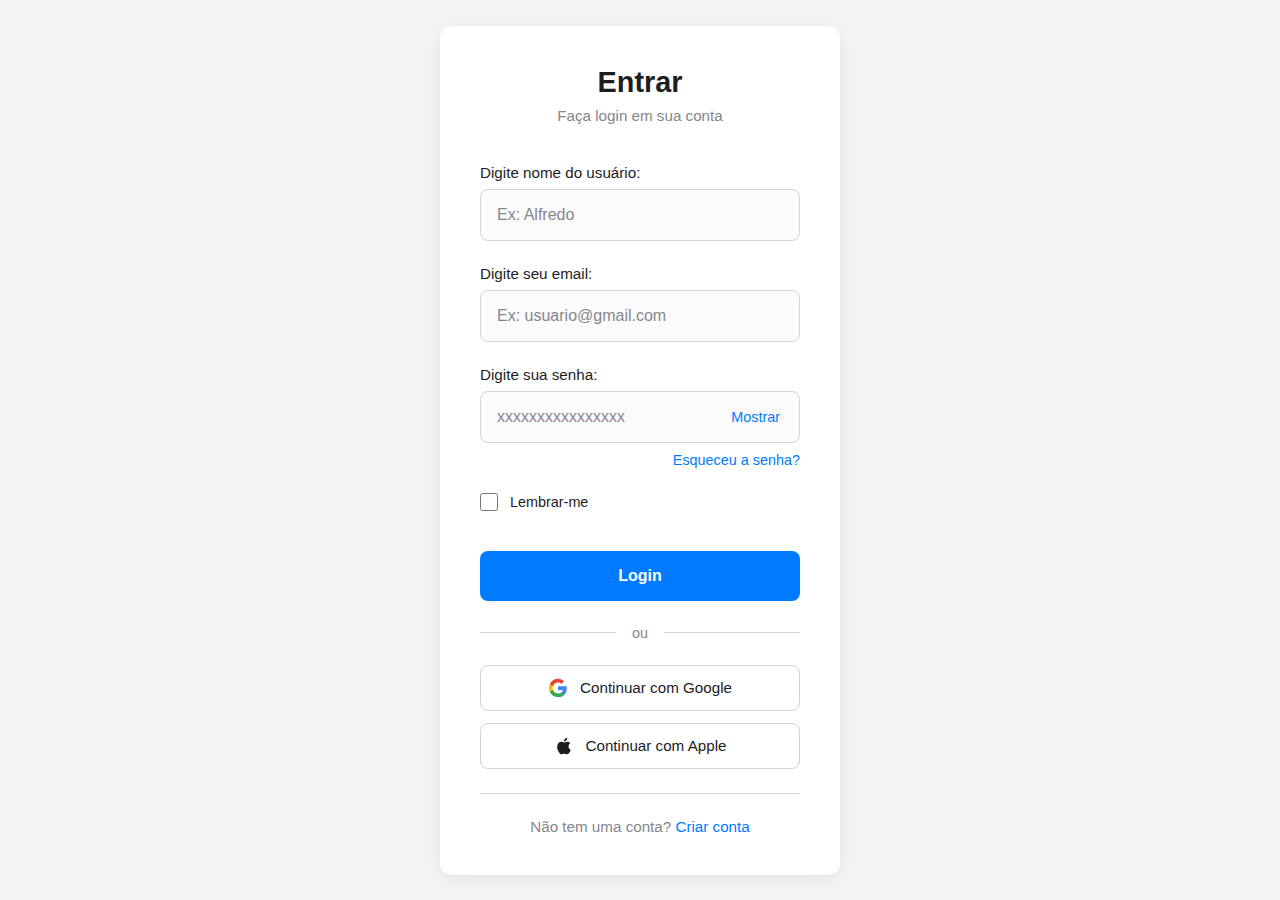
<file: index.html>
<!DOCTYPE html>
<html lang="pt-br">
<head>
    <meta charset="UTF-8">
    <meta name="viewport" content="width=device-width, initial-scale=1.0">
    <title>Login</title>
    <link rel="stylesheet" href="styles/login.css">
</head>
<body>
    <div class="container">
        <div class="form-header">
            <h1>Entrar</h1>
            <p>Faça login em sua conta</p>
        </div>

        <main>
            <form id="loginForm">
                <div id="errorMessage" class="error-message"></div>
                <div id="successMessage" class="success-message"></div>

                <section class="form-login">
                    <div class="input-group">
                        <label for="nomeUsuario">Digite nome do usuário:</label>
                        <input 
                            type="text" 
                            name="nomeUsuario" 
                            id="nomeUsuario" 
                            placeholder="Ex: Alfredo"
                            required>
                    </div>

                    <div class="input-group">
                        <label for="usuarioEmail">Digite seu email:</label>
                        <input 
                            type="email" 
                            name="usuarioEmail" 
                            id="usuarioEmail" 
                            placeholder="Ex: usuario@gmail.com"
                            required>
                    </div>

                    <div class="input-group">
                        <label for="usuarioPassword">Digite sua senha:</label>
                        <div class="password-container">
                            <input 
                                type="password" 
                                name="usuarioPassword" 
                                id="usuarioPassword" 
                                placeholder="xxxxxxxxxxxxxxxx"
                                required>
                            <button type="button" class="show-password" id="showPassword">
                                Mostrar
                            </button>
                        </div>
                        <div class="forgot-password">
                            <a href="#" id="forgotPasswordLink">Esqueceu a senha?</a>
                        </div>
                    </div>

                    <div class="remember-me">
                        <input type="checkbox" id="rememberMe" name="rememberMe">
                        <label for="rememberMe">Lembrar-me</label>
                    </div>

                    <button type="submit" id="botaoLogin" class="botao-login">
                        Login
                    </button>
                </section>
            </form>

            <div class="divider">
                <span>ou</span>
            </div>

            <div class="social-login">
                <a href="#" class="social-button" id="googleLogin">
                    <svg width="20" height="20" viewBox="0 0 24 24">
                        <path fill="#4285F4" d="M22.56 12.25c0-.78-.07-1.53-.2-2.25H12v4.26h5.92c-.26 1.37-1.04 2.53-2.21 3.31v2.77h3.57c2.08-1.92 3.28-4.74 3.28-8.09z"/>
                        <path fill="#34A853" d="M12 23c2.97 0 5.46-.98 7.28-2.66l-3.57-2.77c-.98.66-2.23 1.06-3.71 1.06-2.86 0-5.29-1.93-6.16-4.53H2.18v2.84C3.99 20.53 7.7 23 12 23z"/>
                        <path fill="#FBBC05" d="M5.84 14.09c-.22-.66-.35-1.36-.35-2.09s.13-1.43.35-2.09V7.07H2.18C1.43 8.55 1 10.22 1 12s.43 3.45 1.18 4.93l2.85-2.22.81-.62z"/>
                        <path fill="#EA4335" d="M12 5.38c1.62 0 3.06.56 4.21 1.64l3.15-3.15C17.45 2.09 14.97 1 12 1 7.7 1 3.99 3.47 2.18 7.07l3.66 2.84c.87-2.6 3.3-4.53 6.16-4.53z"/>
                    </svg>
                    Continuar com Google
                </a>
                
                <a href="#" class="social-button" id="appleLogin">
                    <svg width="20" height="20" viewBox="0 0 24 24" fill="currentColor">
                        <path d="M18.71 19.5c-.83 1.24-1.71 2.45-3.05 2.47-1.34.03-1.77-.79-3.29-.79-1.53 0-2 .77-3.27.82-1.31.05-2.3-1.32-3.14-2.53C4.25 17 2.94 12.45 4.7 9.39c.87-1.52 2.43-2.48 4.12-2.51 1.28-.02 2.5.87 3.29.87.78 0 2.26-1.07 3.81-.91.65.03 2.47.26 3.64 1.98-.09.06-2.17 1.28-2.15 3.81.03 3.02 2.65 4.03 2.68 4.04-.03.07-.42 1.44-1.38 2.83M13 3.5c.73-.83 1.94-1.46 2.94-1.5.13 1.17-.34 2.35-1.04 3.19-.69.85-1.83 1.51-2.95 1.42-.15-1.15.41-2.35 1.05-3.11z"/>
                    </svg>
                    Continuar com Apple
                </a>
            </div>
        </main>

        <div class="register-link">
            <p>Não tem uma conta? <a href="registro.html" id="registerLink">Criar conta</a></p>
        </div>
    </div>

    <script src="js/userAuth.js"></script>
</body>
</html>
</file>
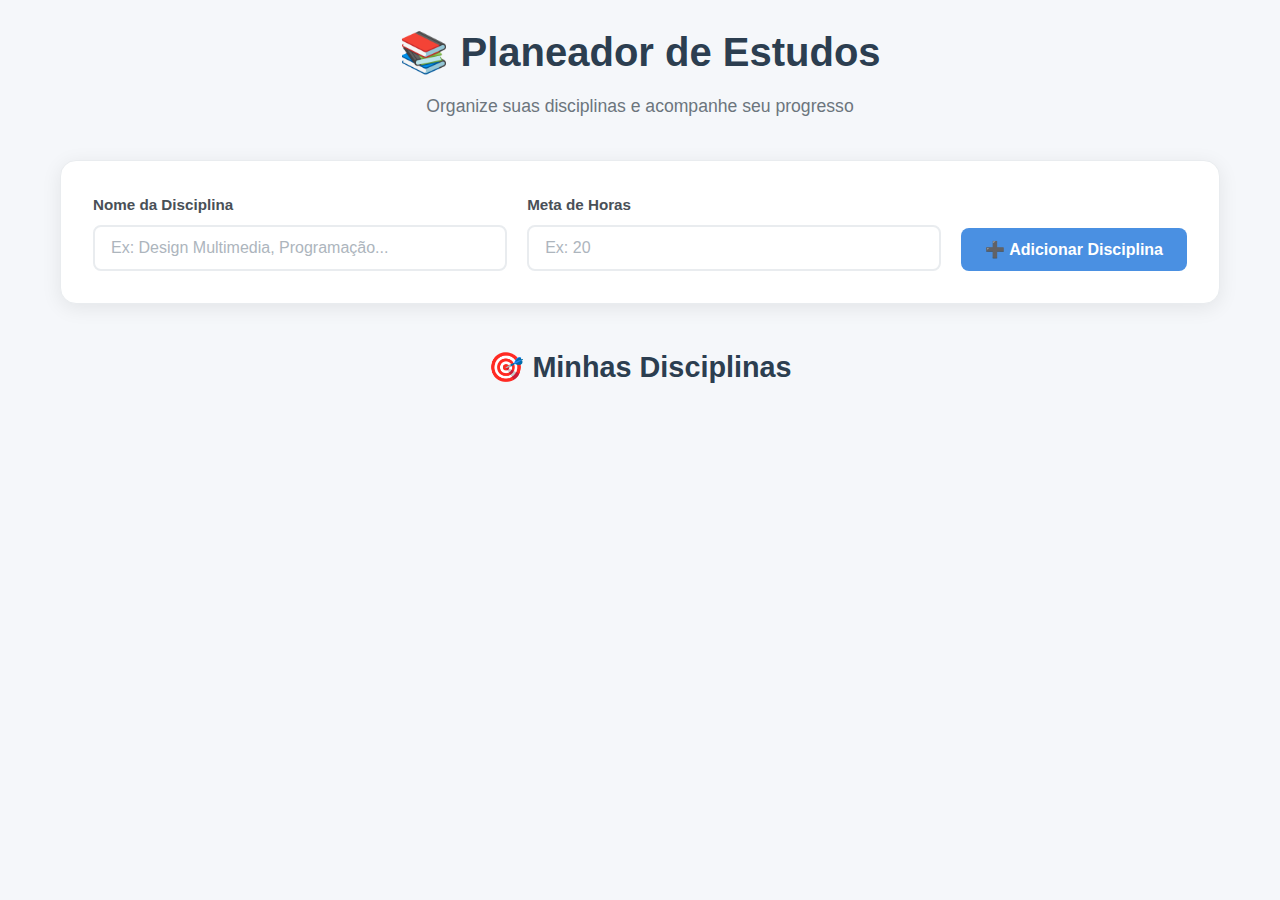
<file: main.html>
<!DOCTYPE html>
<html lang="pt">
<head>
    <meta charset="UTF-8">
    <meta name="viewport" content="width=device-width, initial-scale=1.0">
    <title>Study planner</title>
    <link rel="stylesheet" href="/styles/style.css">
    <link rel="shortcut icon" href="imagens/studying.png" type="image/x-icon">
</head>
<body>
      <div class="container">
        <header>
            <h1>📚 Planeador de Estudos</h1>
            <p>Organize suas disciplinas e acompanhe seu progresso</p>
        </header>

        <main>
            <section class="form-section">
                <form>
                    <fieldset class="form-group">
                        <legend class="visually-hidden">Adicionar Nova Disciplina</legend>
                        
                        <div class="input-container">
                            <label for="disciplinaNome">Nome da Disciplina</label>
                            <input 
                                type="text" 
                                id="disciplinaNome" 
                                name="disciplinaNome"
                                placeholder="Ex: Design Multimedia, Programação..."
                                required
                                aria-describedby="disciplina-help">
                            <small id="disciplina-help" class="visually-hidden">Digite o nome da disciplina que você deseja estudar</small>
                        </div>
                        
                        <div class="input-container">
                            <label for="horas">Meta de Horas</label>
                            <input 
                                type="number" 
                                id="horas" 
                                name="horas"
                                placeholder="Ex: 20" 
                                min="1" 
                                max="1000"
                                required
                                aria-describedby="horas-help">
                            <small id="horas-help" class="visually-hidden">Defina quantas horas pretende estudar esta disciplina</small>
                        </div>
                        
                        <button type="submit" id="adicionar-btn" aria-describedby="adicionar-help">
                            ➕ Adicionar Disciplina
                        </button>
                        <small id="adicionar-help" class="visually-hidden">Clique para adicionar a disciplina à sua lista</small>
                    </fieldset>
                </form>
            </section>

            <section class="lista-section" aria-labelledby="disciplinas-title">
                <h2 id="disciplinas-title" class="section-title">🎯 Minhas Disciplinas</h2>
                <ul id="listaDisciplina" role="list" aria-live="polite" aria-label="Lista de disciplinas em estudo">
                    <!-- As disciplinas aparecerão aqui dinamicamente -->
                </ul>
            </section>
        </main>
    </div>

    <script type="module" src="./js/main.js"></script>
    <script type="module" src="./js/data.js"></script>
    <script type="module" src="./js/utils.js"></script>
    <script type="module" src="./js/dom.js"></script>
</body>
</html>
</file>
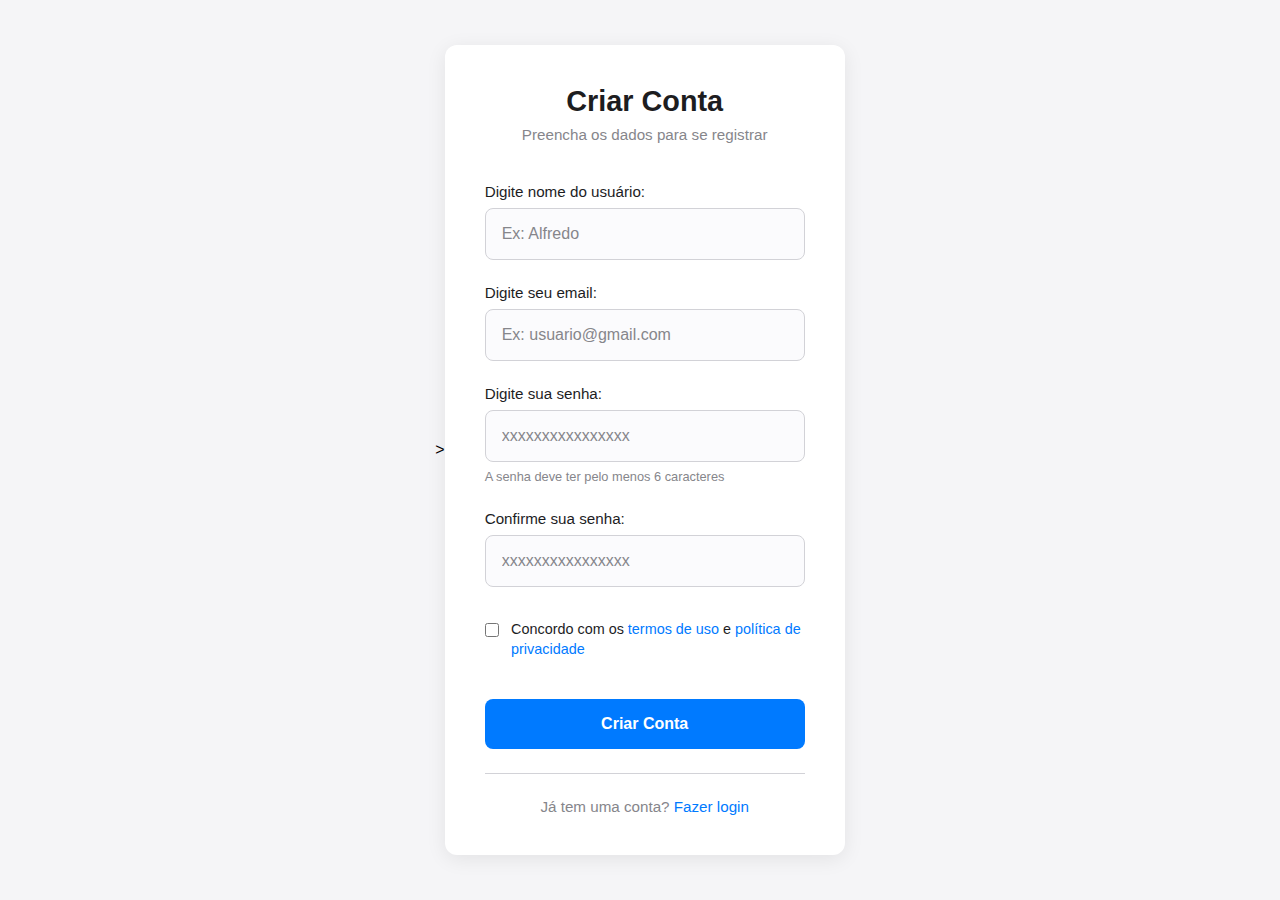
<file: registro.html>
<!DOCTYPE html>
<html lang="pt">
<head>
    <meta charset="UTF-8">
    <meta name="viewport" content="width=device-width, initial-scale=1.0">
    <title>Registro</title>
    <link rel="stylesheet" href="styles/registro.css">>
</head>
<body>
    <div class="container">
        <div class="form-header">
            <h1>Criar Conta</h1>
            <p>Preencha os dados para se registrar</p>
        </div>

        <main>
            <form id="registerForm">
                <div id="errorMessage" class="error-message"></div>
                <div id="successMessage" class="success-message"></div>

                <section class="form-registro">
                    <div class="input-group">
                        <label for="nomeUsuario">Digite nome do usuário:</label>
                        <input 
                            type="text" 
                            name="nomeUsuario" 
                            id="nomeUsuario" 
                            placeholder="Ex: Alfredo"
                            required>
                    </div>

                    <div class="input-group">
                        <label for="usuarioEmail">Digite seu email:</label>
                        <input 
                            type="email" 
                            name="usuarioEmail" 
                            id="usuarioEmail" 
                            placeholder="Ex: usuario@gmail.com"
                            required>
                    </div>

                    <div class="input-group">
                        <label for="usuarioPassword">Digite sua senha:</label>
                        <input 
                            type="password" 
                            name="usuarioPassword" 
                            id="usuarioPassword" 
                            placeholder="xxxxxxxxxxxxxxxx"
                            required>
                        <div class="password-requirements">
                            A senha deve ter pelo menos 6 caracteres
                        </div>
                    </div>

                    <div class="input-group">
                        <label for="confirmPassword">Confirme sua senha:</label>
                        <input 
                            type="password" 
                            name="confirmPassword" 
                            id="confirmPassword" 
                            placeholder="xxxxxxxxxxxxxxxx"
                            required>
                    </div>

                    <div class="checkbox-group">
                        <input type="checkbox" id="termsAccept" name="termsAccept" required>
                        <label for="termsAccept">
                            Concordo com os <a href="#" target="_blank">termos de uso</a> e <a href="#" target="_blank">política de privacidade</a>
                        </label>
                    </div>

                    <button type="submit" id="botaoRegistro" class="botao-registro">
                        Criar Conta
                    </button>
                </section>
            </form>
        </main>

        <div class="login-link">
            <p>Já tem uma conta? <a href="login.html" id="loginLink">Fazer login</a></p>
        </div>
    </div>
</body>
</html>
</file>
<file: styles/login.css>
* {
            margin: 0;
            padding: 0;
            box-sizing: border-box;
        }

        body {
            font-family: -apple-system, BlinkMacSystemFont, 'Segoe UI', 'Roboto', sans-serif;
            background-color: #f5f5f7;
            min-height: 100vh;
            display: flex;
            align-items: center;
            justify-content: center;
            padding: 20px;
        }

        .container {
            background: white;
            border-radius: 12px;
            box-shadow: 0 4px 20px rgba(0, 0, 0, 0.08);
            padding: 40px;
            width: 100%;
            max-width: 400px;
        }

        .form-header {
            text-align: center;
            margin-bottom: 40px;
        }

        .form-header h1 {
            color: #1d1d1f;
            font-size: 1.8rem;
            font-weight: 600;
            margin-bottom: 8px;
        }

        .form-header p {
            color: #86868b;
            font-size: 0.95rem;
        }

        .form-login {
            display: flex;
            flex-direction: column;
            gap: 24px;
        }

        .input-group {
            display: flex;
            flex-direction: column;
        }

        .input-group label {
            color: #1d1d1f;
            font-size: 0.95rem;
            font-weight: 500;
            margin-bottom: 8px;
        }

        .input-group input {
            width: 100%;
            padding: 16px 16px;
            border: 1.5px solid #d2d2d7;
            border-radius: 8px;
            font-size: 1rem;
            color: #1d1d1f;
            background: #fbfbfd;
            transition: all 0.2s ease;
        }

        .input-group input:focus {
            outline: none;
            border-color: #007aff;
            background: white;
        }

        .input-group input::placeholder {
            color: #86868b;
            font-weight: 400;
        }

        .password-container {
            position: relative;
        }

        .show-password {
            position: absolute;
            right: 16px;
            top: 50%;
            transform: translateY(-50%);
            background: none;
            border: none;
            color: #007aff;
            cursor: pointer;
            font-size: 0.9rem;
            padding: 4px;
        }

        .show-password:hover {
            text-decoration: underline;
        }

        .forgot-password {
            text-align: right;
            margin-top: 8px;
        }

        .forgot-password a {
            color: #007aff;
            text-decoration: none;
            font-size: 0.9rem;
        }

        .forgot-password a:hover {
            text-decoration: underline;
        }

        .remember-me {
            display: flex;
            align-items: center;
            gap: 12px;
        }

        .remember-me input[type="checkbox"] {
            width: 18px;
            height: 18px;
            accent-color: #007aff;
        }

        .remember-me label {
            font-size: 0.9rem;
            color: #1d1d1f;
            cursor: pointer;
            margin-bottom: 0;
        }

        .botao-login {
            background: #007aff;
            color: white;
            border: none;
            padding: 16px 32px;
            border-radius: 8px;
            font-size: 1rem;
            font-weight: 600;
            cursor: pointer;
            transition: all 0.2s ease;
            margin-top: 16px;
        }

        .botao-login:hover {
            background: #0056b3;
        }

        .botao-login:active {
            transform: scale(0.98);
        }

        .botao-login:disabled {
            opacity: 0.5;
            cursor: not-allowed;
        }

        .divider {
            display: flex;
            align-items: center;
            margin: 24px 0;
            color: #86868b;
            font-size: 0.9rem;
        }

        .divider::before,
        .divider::after {
            content: '';
            flex: 1;
            height: 1px;
            background: #d2d2d7;
        }

        .divider span {
            padding: 0 16px;
        }

        .social-login {
            display: flex;
            flex-direction: column;
            gap: 12px;
        }

        .social-button {
            display: flex;
            align-items: center;
            justify-content: center;
            gap: 12px;
            padding: 12px 16px;
            border: 1.5px solid #d2d2d7;
            border-radius: 8px;
            background: white;
            color: #1d1d1f;
            text-decoration: none;
            font-size: 0.95rem;
            font-weight: 500;
            transition: all 0.2s ease;
        }

        .social-button:hover {
            border-color: #007aff;
            background: #fbfbfd;
        }

        .register-link {
            text-align: center;
            margin-top: 24px;
            padding-top: 24px;
            border-top: 1px solid #d2d2d7;
        }

        .register-link p {
            color: #86868b;
            font-size: 0.95rem;
        }

        .register-link a {
            color: #007aff;
            text-decoration: none;
            font-weight: 500;
        }

        .register-link a:hover {
            text-decoration: underline;
        }

        .error-message {
            background: #fff2f2;
            border: 1px solid #fecaca;
            color: #dc2626;
            padding: 12px 16px;
            border-radius: 8px;
            font-size: 0.9rem;
            display: none;
            margin-bottom: 16px;
        }

        .success-message {
            background: #f0fdf4;
            border: 1px solid #bbf7d0;
            color: #16a34a;
            padding: 12px 16px;
            border-radius: 8px;
            font-size: 0.9rem;
            display: none;
            margin-bottom: 16px;
        }

        @media (max-width: 480px) {
            .container {
                padding: 32px 24px;
                margin: 16px;
            }
            
            .form-header h1 {
                font-size: 1.6rem;
            }
        }
</file>
<file: styles/style.css>
* {
    margin: 0;
    padding: 0;
    box-sizing: border-box;
}

body {
    font-family: -apple-system, BlinkMacSystemFont, 'Segoe UI', Roboto, Oxygen, Ubuntu, Cantarell, sans-serif;
    background-color: #f5f7fa;
    color: #333;
    line-height: 1.6;
    min-height: 100vh;
}

.container {
    max-width: 1200px;
    margin: 0 auto;
    padding: 20px;
}

header {
    text-align: center;
    margin-bottom: 40px;
}

header h1 {
    font-size: 2.5rem;
    font-weight: 700;
    color: #2c3e50;
    margin-bottom: 8px;
}

header p {
    color: #6c757d;
    font-size: 1.1rem;
}

/*Styles para o formulário*/
.form-section {
    background: white;
    border-radius: 16px;
    padding: 32px;
    margin-bottom: 40px;
    box-shadow: 0 4px 20px rgba(0, 0, 0, 0.08);
    border: 1px solid #e9ecef;
}

.form-group {
    border: none;
    display: flex;
    gap: 20px;
    align-items: end;
    flex-wrap: wrap;
}

.input-container {
    flex: 1;
    min-width: 200px;
}

.input-container label {
    display: block;
    margin-bottom: 8px;
    font-weight: 600;
    color: #495057;
    font-size: 0.95rem;
}

.input-container input {
    width: 100%;
    padding: 12px 16px;
    border: 2px solid #e9ecef;
    border-radius: 8px;
    font-size: 1rem;
    transition: border-color 0.3s ease, box-shadow 0.3s ease;
}

.input-container input:focus {
    outline: none;
    border-color: #74b9ff;
    box-shadow: 0 0 0 3px rgba(116, 185, 255, 0.1);
}

.input-container input::placeholder {
    color: #adb5bd;
}

#adicionar-btn {
    background: #4A90E2;
    color: white;
    border: none;
    padding: 12px 24px;
    border-radius: 8px;
    font-size: 1rem;
    font-weight: 600;
    cursor: pointer;
    transition: background-color 0.3s ease, transform 0.2s ease;
    white-space: nowrap;
}

#adicionar-btn:hover {
    background: #0984e3;
    transform: translateY(-1px);
}

.lista-section {
    margin-top: 40px;
}

.section-title {
    font-size: 1.8rem;
    font-weight: 700;
    color: #2c3e50;
    margin-bottom: 24px;
    text-align: center;
}

/* Styles para as disciplinas */

#listaDisciplina {
    list-style: none;
    display: grid;
    grid-template-columns: repeat(auto-fit, minmax(320px, 1fr));
    gap: 24px;
}

/* Estilos para os cards das disciplinas */
.disciplina-card {
    background: white;
    border-radius: 16px;
    padding: 24px;
    box-shadow: 0 4px 20px rgba(0, 0, 0, 0.08);
    border: 1px solid #e9ecef;
    transition: transform 0.2s ease, box-shadow 0.2s ease;
}

.disciplina-card:hover {
    transform: translateY(-2px);
    box-shadow: 0 8px 30px rgba(0, 0, 0, 0.12);
}

.card-header {
    display: flex;
    justify-content: space-between;
    align-items: flex-start;
    margin-bottom: 16px;
}

.disciplina-nome {
    font-size: 1.3rem;
    font-weight: 700;
    color: #2c3e50;
    margin: 0;
}

.card-info {
    margin-bottom: 16px;
}

.info-item {
    display: flex;
    justify-content: space-between;
    margin-bottom: 8px;
    font-size: 0.95rem;
}

.info-label {
    color: #6c757d;
    font-weight: 500;
}

.info-value {
    color: #495057;
    font-weight: 600;
}

.progresso-container {
    margin: 16px 0;
}

.progresso-label {
    display: flex;
    justify-content: space-between;
    align-items: center;
    margin-bottom: 8px;
    font-size: 0.9rem;
    font-weight: 600;
    color: #495057;
}

.progresso-porcentagem {
    color: #74b9ff;
    font-weight: 700;
}

.progresso-bar {
    width: 100%;
    height: 8px;
    background-color: #e9ecef;
    border-radius: 4px;
    overflow: hidden;
}

.progresso-fill {
    height: 100%;
    background: linear-gradient(90deg, #74b9ff, #0984e3);
    border-radius: 4px;
    transition: width 0.3s ease;
}

.input-horas{
    padding: 12px 16px;
    border: 2px solid #e9ecef;
    border-radius: 8px;
    font-size: 1rem;
    width: 100%;
}

.input-horas:focus {
    outline: none;
    border-color: #74b9ff;
    box-shadow: 0 0 0 3px rgba(116, 185, 255, 0.1);
}

.input-horas::placeholder{
    color: #adb5bd;
}

.card-actions {
    display: flex;
    gap: 12px;
    margin-top: 20px;
}

.btn-atualizar {
    flex: 1;
    background:#4A90E2 ;
    color: white;
    border: none;
    padding: 10px 16px;
    border-radius: 8px;
    font-size: 0.9rem;
    font-weight: 600;
    cursor: pointer;
    transition: background-color 0.3s ease;
}

.btn-atualizar:hover {
    background: #0984e3;
}

.btn-excluir {
    background: #e17055;
    color: white;
    border: none;
    padding: 10px 16px;
    border-radius: 8px;
    font-size: 0.9rem;
    font-weight: 600;
    cursor: pointer;
    transition: background-color 0.3s ease;
}

.btn-excluir:hover {
    background: #d63031;
}

/* Área "Por completar" */
.por-completar {
    margin-bottom: 32px;
}

.por-completar h3 {
    font-size: 1.2rem;
    color: #6c757d;
    margin-bottom: 16px;
    font-weight: 600;
}

/* Área "Completo" */
.completo {
    margin-bottom: 32px;
}

.completo h3 {
    font-size: 1.2rem;
    color: #6c757d;
    margin-bottom: 16px;
    font-weight: 600;
    display: flex;
    align-items: center;
    justify-content: space-between;
}

.search-container {
    position: relative;
    max-width: 300px;
}

.search-container input {
    width: 100%;
    padding: 8px 12px 8px 40px;
    border: 2px solid #e9ecef;
    border-radius: 8px;
    font-size: 0.9rem;
}

.search-container::before {
    content: "🔍";
    position: absolute;
    left: 12px;
    top: 50%;
    transform: translateY(-50%);
    color: #6c757d;
}

.filter-btn {
    background: none;
    border: 2px solid #e9ecef;
    border-radius: 8px;
    padding: 8px 12px;
    cursor: pointer;
    margin-left: 8px;
}

.filter-btn::before {
    content: "≡";
    font-size: 1.2rem;
    color: #6c757d;
}

/* Utility classes */
.visually-hidden {
    position: absolute;
    width: 1px;
    height: 1px;
    padding: 0;
    margin: -1px;
    overflow: hidden;
    clip: rect(0, 0, 0, 0);
    white-space: nowrap;
    border: 0;
}

/* Responsive design */
@media (max-width: 768px) {
    .container {
        padding: 16px;
    }
    
    header h1 {
        font-size: 2rem;
    }
    
    .form-group {
        flex-direction: column;
        align-items: stretch;
    }
    
    .input-container {
        min-width: auto;
    }
    
    #adicionar-btn {
        width: 100%;
        margin-top: 16px;
    }
    
    #listaDisciplina {
        grid-template-columns: 1fr;
    }
    
    .completo h3 {
        flex-direction: column;
        align-items: flex-start;
        gap: 12px;
    }
    
    .search-container {
        max-width: 100%;
    }
}

@media (max-width: 480px) {
    .form-section {
        padding: 20px;
    }
    
    .disciplina-card {
        padding: 20px;
    }
    
    #listaDisciplina li .botoes {
        flex-direction: column;
    }
}
</file>
<file: styles/registro.css>
* {
            margin: 0;
            padding: 0;
            box-sizing: border-box;
        }

        body {
            font-family: -apple-system, BlinkMacSystemFont, 'Segoe UI', 'Roboto', sans-serif;
            background-color: #f5f5f7;
            min-height: 100vh;
            display: flex;
            align-items: center;
            justify-content: center;
            padding: 20px;
        }

        .container {
            background: white;
            border-radius: 12px;
            box-shadow: 0 4px 20px rgba(0, 0, 0, 0.08);
            padding: 40px;
            width: 100%;
            max-width: 400px;
        }

        .form-header {
            text-align: center;
            margin-bottom: 40px;
        }

        .form-header h1 {
            color: #1d1d1f;
            font-size: 1.8rem;
            font-weight: 600;
            margin-bottom: 8px;
        }

        .form-header p {
            color: #86868b;
            font-size: 0.95rem;
        }

        .form-registro {
            display: flex;
            flex-direction: column;
            gap: 24px;
        }

        .input-group {
            display: flex;
            flex-direction: column;
        }

        .input-group label {
            color: #1d1d1f;
            font-size: 0.95rem;
            font-weight: 500;
            margin-bottom: 8px;
        }

        .input-group input {
            width: 100%;
            padding: 16px 16px;
            border: 1.5px solid #d2d2d7;
            border-radius: 8px;
            font-size: 1rem;
            color: #1d1d1f;
            background: #fbfbfd;
            transition: all 0.2s ease;
        }

        .input-group input:focus {
            outline: none;
            border-color: #007aff;
            background: white;
        }

        .input-group input::placeholder {
            color: #86868b;
            font-weight: 400;
        }

        .password-requirements {
            font-size: 0.8rem;
            color: #86868b;
            margin-top: 6px;
            line-height: 1.4;
        }

        .checkbox-group {
            display: flex;
            align-items: flex-start;
            gap: 12px;
            margin-top: 8px;
        }

        .checkbox-group input[type="checkbox"] {
            width: 18px;
            height: 18px;
            margin-top: 2px;
            accent-color: #007aff;
        }

        .checkbox-group label {
            font-size: 0.9rem;
            color: #1d1d1f;
            line-height: 1.4;
            cursor: pointer;
            margin-bottom: 0;
        }

        .checkbox-group a {
            color: #007aff;
            text-decoration: none;
        }

        .checkbox-group a:hover {
            text-decoration: underline;
        }

        .botao-registro {
            background: #007aff;
            color: white;
            border: none;
            padding: 16px 32px;
            border-radius: 8px;
            font-size: 1rem;
            font-weight: 600;
            cursor: pointer;
            transition: all 0.2s ease;
            margin-top: 16px;
        }

        .botao-registro:hover {
            background: #0056b3;
        }

        .botao-registro:active {
            transform: scale(0.98);
        }

        .botao-registro:disabled {
            opacity: 0.5;
            cursor: not-allowed;
        }

        .login-link {
            text-align: center;
            margin-top: 24px;
            padding-top: 24px;
            border-top: 1px solid #d2d2d7;
        }

        .login-link p {
            color: #86868b;
            font-size: 0.95rem;
        }

        .login-link a {
            color: #007aff;
            text-decoration: none;
            font-weight: 500;
        }

        .login-link a:hover {
            text-decoration: underline;
        }

        .error-message {
            background: #fff2f2;
            border: 1px solid #fecaca;
            color: #dc2626;
            padding: 12px 16px;
            border-radius: 8px;
            font-size: 0.9rem;
            display: none;
            margin-bottom: 16px;
        }

        .success-message {
            background: #f0fdf4;
            border: 1px solid #bbf7d0;
            color: #16a34a;
            padding: 12px 16px;
            border-radius: 8px;
            font-size: 0.9rem;
            display: none;
            margin-bottom: 16px;
        }

        @media (max-width: 480px) {
            .container {
                padding: 32px 24px;
                margin: 16px;
            }
            
            .form-header h1 {
                font-size: 1.6rem;
            }
        }
</file>
